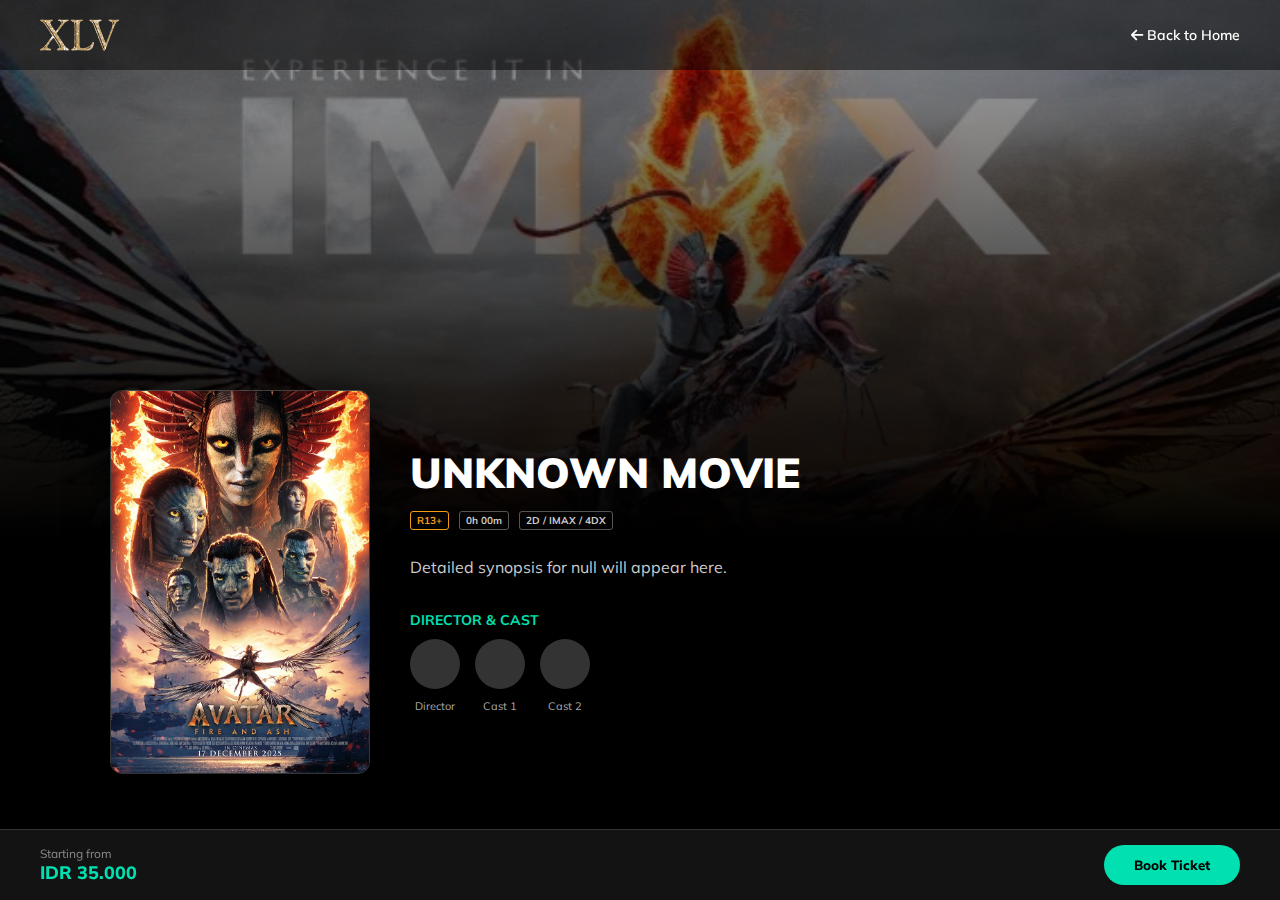
<file: avatar.html>
<!DOCTYPE html>
<html lang="id">
<head>
    <meta charset="UTF-8">
    <meta name="viewport" content="width=device-width, initial-scale=1.0">
    <title>Movie Details - XLV</title>
    <link rel="stylesheet" href="style.css">
    <link rel="preconnect" href="https://fonts.googleapis.com">
    <link rel="preconnect" href="https://fonts.gstatic.com" crossorigin>
    <link href="https://fonts.googleapis.com/css2?family=Mulish:wght@300;400;600;700;800;900&display=swap" rel="stylesheet">
    <link rel="stylesheet" href="https://cdnjs.cloudflare.com/ajax/libs/font-awesome/6.4.0/css/all.min.css">
    
    <style>
        /* Special styles for Details Page */
        .detail-header {
            position: relative; height: 60vh; width: 100%;
            background-size: cover; background-position: center top;
        }
        .detail-overlay {
            position: absolute; top: 0; left: 0; width: 100%; height: 100%;
            background: linear-gradient(to bottom, rgba(0,0,0,0.3) 0%, #000 100%);
        }
        .detail-container {
            max-width: 1100px; margin: -150px auto 50px auto; position: relative; z-index: 10;
            padding: 0 20px; display: flex; gap: 40px; align-items: flex-start;
        }
        .detail-poster {
            width: 260px; border-radius: 12px; box-shadow: 0 10px 40px rgba(0,0,0,0.8);
            border: 1px solid rgba(255,255,255,0.2);
        }
        .detail-info { flex: 1; margin-top: 60px; }
        .detail-title { font-size: 42px; font-weight: 900; line-height: 1.1; margin-bottom: 15px; text-transform: uppercase; }
        .detail-meta { display: flex; gap: 10px; margin-bottom: 25px; }
        .detail-synopsis { font-size: 16px; color: #ccc; line-height: 1.6; margin-bottom: 30px; }
        .cast-section { margin-top: 30px; }
        .cast-title { font-size: 14px; font-weight: 700; color: var(--primary); margin-bottom: 10px; text-transform: uppercase; }
        .cast-row { display: flex; gap: 15px; }
        .cast-item { text-align: center; }
        .cast-img { width: 50px; height: 50px; border-radius: 50%; background: #333; margin-bottom: 5px; }
        .cast-name { font-size: 11px; color: #aaa; }
        
        .sticky-book-bar {
            position: fixed; bottom: 0; left: 0; width: 100%;
            background: rgba(20,20,20,0.95); backdrop-filter: blur(10px);
            border-top: 1px solid #333; padding: 15px 40px;
            display: flex; justify-content: space-between; align-items: center; z-index: 900;
        }
        .price-est { font-size: 12px; color: #888; }
        .price-val { font-size: 18px; font-weight: 800; color: var(--primary); }
    </style>
</head>
<body>

    <nav class="navbar" style="background: rgba(0,0,0,0.5);">
        <div class="nav-left">
            <a href="index.html"><img src="XLV2.png" alt="Back" class="nav-logo-img"></a>
        </div>
        <div class="nav-right">
             <a href="index.html" class="nav-link"><i class="fa-solid fa-arrow-left"></i> Back to Home</a>
        </div>
    </nav>

    <div class="detail-header" id="dHeader">
        <div class="detail-overlay"></div>
    </div>

    <div class="detail-container">
        <img src="" alt="Poster" class="detail-poster" id="dPoster">
        <div class="detail-info">
            <h1 class="detail-title" id="dTitle">Loading...</h1>
            <div class="detail-meta">
                <span class="tag-box warning" id="dRate">R13+</span>
                <span class="tag-box" id="dDur">0h 00m</span>
                <span class="tag-box">2D / IMAX / 4DX</span>
            </div>
            <p class="detail-synopsis" id="dSynop">Synopsis...</p>
            
            <div class="cast-section">
                <div class="cast-title">Director & Cast</div>
                <div class="cast-row">
                    <div class="cast-item"><div class="cast-img"></div><span class="cast-name">Director</span></div>
                    <div class="cast-item"><div class="cast-img"></div><span class="cast-name">Cast 1</span></div>
                    <div class="cast-item"><div class="cast-img"></div><span class="cast-name">Cast 2</span></div>
                </div>
            </div>
        </div>
    </div>

    <div class="sticky-book-bar">
        <div>
            <div class="price-est">Starting from</div>
            <div class="price-val">IDR 35.000</div>
        </div>
        <button class="btn-hero-primary" onclick="alert('Proceed to Seat Selection...')">Book Ticket</button>
    </div>

    <script>
        // Simple script to populate data based on URL Params
        document.addEventListener('DOMContentLoaded', () => {
            const params = new URLSearchParams(window.location.search);
            const title = params.get('title');

            // Data Dummy (Harusnya disamakan dengan script.js atau fetch dari API)
            // Untuk demo ini, saya buat logic sederhana pencocokan gambar
            const db = {
                "AVATAR: FIRE AND ASH": { img: "avatarheader.jpg", poster: "avatar.jpeg", syn: "Jake and Neytiri's family grapples with grief..." },
                "FIVE NIGHTS AT FREDDY'S 2": { img: "fnaf2header.png", poster: "fnaf2.jpg", syn: "One year after the supernatural nightmare..." },
                // Default fallback
                "DEFAULT": { img: "xlv_default_bg.jpg", poster: "xlv_default_poster.jpg", syn: "Movie description not available yet." }
            };

            const data = db[title] || { 
                img: "banneravatar.jpg", // Fallback image
                poster: params.get('poster') || "avatar.jpeg", 
                syn: "Detailed synopsis for " + title + " will appear here." 
            };

            document.getElementById('dTitle').innerText = title || "Unknown Movie";
            document.getElementById('dHeader').style.backgroundImage = `url('${data.img}')`;
            document.getElementById('dPoster').src = data.poster;
            document.getElementById('dSynop').innerText = data.syn;
        });
    </script>
</body>
</html>
</file>
<file: style.css>
/* ================= VARIABLES & RESET ================= */
:root {
    --primary: #00e0b0; /* Hijau Tosca XLV */
    --dark-bg: #000000; /* Solid Black Background */
    --glass-bg: rgba(255, 255, 255, 0.05);
    --glass-border: rgba(255, 255, 255, 0.1);
    --glass-blur: blur(20px);
    --text-main: #ffffff;
    --font-main: 'Mulish', sans-serif;
    
    /* Auth Variables */
    --auth-bg: #1c1c1c;
    --input-bg: #333333;
    --btn-silver: #cccccc;
    --btn-silver-hover: #ffffff;
}

* { margin: 0; padding: 0; box-sizing: border-box; font-family: var(--font-main); }
body { background-color: var(--dark-bg); color: var(--text-main); overflow-x: hidden; min-height: 100vh; }
body.no-scroll { overflow: hidden !important; }

/* ================= NEW LOADING SCREEN (FULL BG) ================= */
.loading-overlay {
    position: fixed; top: 0; left: 0; width: 100%; height: 100%;
    background-color: #000; z-index: 9999;
    display: flex; justify-content: center; align-items: center;
    transition: opacity 1s ease-out, visibility 1s;
    overflow: hidden;
}
.loading-overlay.hidden { opacity: 0; visibility: hidden; pointer-events: none; }

/* Background Image Full */
.loading-bg-full {
    position: absolute;
    top: 0; left: 0; width: 100%; height: 100%;
    background: url('thepremiere.jpg') center center / cover no-repeat;
    z-index: 1;
    opacity: 0;
    animation: bgFadeIn 1.5s ease-out forwards;
}

/* Dark Overlay */
.loading-bg-overlay {
    position: absolute;
    top: 0; left: 0; width: 100%; height: 100%;
    background: rgba(0, 0, 0, 0.7); /* Kegelapan background */
    backdrop-filter: blur(3px);
    z-index: 2;
    opacity: 0;
    animation: overlayFadeIn 1s ease-out forwards 0.3s;
}

/* Content Wrapper (Center) */
.loading-content-v2 {
    position: relative;
    z-index: 3;
    display: flex; flex-direction: column; align-items: center; justify-content: center;
}

/* Logo Animation */
.loading-main-logo {
    width: 150px;
    height: auto;
    opacity: 0;
    transform: translateY(20px);
    animation: logoFadeUp 1s cubic-bezier(0.2, 0.8, 0.2, 1) forwards;
    animation-delay: 0.8s;
}

/* Dots Animation (Below Logo) */
.loading-dots-container {
    display: flex; gap: 8px; margin-top: 20px;
    opacity: 0;
    animation: dotsFadeIn 0.5s ease forwards;
    animation-delay: 1.5s;
}

.l-dot {
    width: 8px; height: 8px;
    background-color: var(--primary);
    border-radius: 50%;
    animation: bounce 1.4s infinite ease-in-out both;
}
.l-dot:nth-child(1) { animation-delay: -0.32s; }
.l-dot:nth-child(2) { animation-delay: -0.16s; }

/* Keyframes */
@keyframes bgFadeIn {
    0% { opacity: 0; transform: scale(1.1); }
    100% { opacity: 1; transform: scale(1); }
}
@keyframes overlayFadeIn { to { opacity: 1; } }
@keyframes logoFadeUp {
    0% { opacity: 0; transform: translateY(30px); }
    100% { opacity: 1; transform: translateY(0); }
}
@keyframes dotsFadeIn { to { opacity: 1; } }
@keyframes bounce {
    0%, 80%, 100% { transform: scale(0); }
    40% { transform: scale(1); }
}


/* Utility */
.glass-panel { background: var(--glass-bg); backdrop-filter: var(--glass-blur); border: 1px solid var(--glass-border); }
.glass-panel-modal {
    background: rgba(20, 20, 25, 0.98); backdrop-filter: blur(25px);
    border: 1px solid rgba(255, 255, 255, 0.15); box-shadow: 0 20px 50px rgba(0,0,0,0.6);
}
.glass-button {
    background: rgba(255, 255, 255, 0.1); border: 1px solid rgba(255, 255, 255, 0.2);
    backdrop-filter: blur(5px); color: white; transition: 0.3s;
}
.glass-button:hover { background: var(--primary); border-color: var(--primary); color: #000; }
.hidden { display: none !important; }

/* ================= NAVBAR ================= */
.navbar { 
    display: flex; justify-content: space-between; align-items: center; 
    padding: 10px 40px; position: fixed; top: 0; left: 0; width: 100%; 
    z-index: 1000; transition: background-color 0.4s ease, padding 0.3s ease; height: 70px; 
    background: transparent;
    border-bottom: none;
    backdrop-filter: none;
}
.navbar.scrolled { 
    background: #000000; 
    height: 65px; 
    border-bottom: 1px solid #333; 
}

.nav-left, .nav-right { display: flex; align-items: center; gap: 20px; }
.nav-logo-img { height: 35px; width: auto; }
.location-pill { padding: 6px 16px; border-radius: 30px; font-size: 13px; font-weight: 700; display: flex; align-items: center; gap: 8px; cursor: pointer; white-space: nowrap; }
.nav-center-clock { position: absolute; left: 50%; top: 50%; transform: translate(-50%, -50%); font-weight: 800; font-size: 16px; letter-spacing: 1px; white-space: nowrap;}
.nav-link { color: white; text-decoration: none; font-weight: 600; font-size: 14px; transition: 0.3s; white-space: nowrap; }
.nav-link:hover { color: var(--primary); }
.btn-register { background: #005f56; color: #fff; padding: 8px 20px; border-radius: 30px; text-decoration: none; font-weight: 700; font-size: 14px; transition: 0.3s; border: 1px solid rgba(255,255,255,0.1); white-space: nowrap; }
.btn-register:hover { background: var(--primary); color: #000; }

/* ================= HERO ================= */
.hero-slider { 
    position: relative; width: 100%; height: 85vh; 
    display: flex; align-items: flex-end; padding-bottom: 80px; 
    overflow: hidden; 
}

.hero-bg-container {
    position: absolute;
    top: 0; left: 0; width: 100%; height: 100%;
    z-index: 0;
}

.hero-bg-slide {
    position: absolute;
    top: 0; left: 0; width: 100%; height: 100%;
    background-size: cover;
    background-position: center top;
    opacity: 0;
    transition: opacity 1.5s ease-in-out;
}
.hero-bg-slide.active { opacity: 1; }

.hero-overlay-gradient { position: absolute; top: 0; left: 0; width: 100%; height: 100%; background: linear-gradient(to bottom, rgba(0,0,0,0.2) 0%, rgba(0,0,0,0.8) 70%, var(--dark-bg) 100%); z-index: 1; pointer-events: none; }

.hero-content { 
    position: relative; z-index: 2; padding-left: 5%; padding-right: 5%; max-width: 700px; 
    animation: fadeInUp 0.8s; transition: opacity 0.5s; 
}
.hero-content.fade-text { opacity: 0; }
@keyframes fadeInUp { from { opacity:0; transform:translateY(20px); } to { opacity:1; transform:translateY(0); } }
.now-showing-badge { color: var(--primary); border: 1px solid var(--primary); padding: 5px 12px; font-size: 11px; font-weight: 800; border-radius: 4px; margin-bottom: 10px; display: inline-block; }
.hero-title { font-size: 48px; font-weight: 900; line-height: 1.1; margin-bottom: 15px; text-transform: uppercase; text-shadow: 0 4px 10px rgba(0,0,0,0.8); }
.hero-meta { display: flex; gap: 10px; margin-bottom: 20px; flex-wrap: wrap; }
.hero-synopsis { font-size: 15px; color: #ddd; line-height: 1.5; margin-bottom: 30px; display: -webkit-box; -webkit-line-clamp: 3; -webkit-box-orient: vertical; overflow: hidden; }
.hero-buttons { display: flex; gap: 15px; flex-wrap: wrap; }

.btn-hero-primary { 
    background: var(--primary); color: #000; border: none; padding: 12px 30px; 
    border-radius: 30px; font-weight: 800; cursor: pointer; transition: 0.3s;
}
.btn-hero-primary:hover { transform: scale(1.05); }

.btn-hero-secondary {
    border-radius: 30px; padding: 12px 30px; font-weight: 800; cursor: pointer;
    background: rgba(255, 255, 255, 0.1); 
    border: 1px solid rgba(255, 255, 255, 0.2);
    backdrop-filter: blur(5px); color: white; transition: 0.3s;
}
.btn-hero-secondary:hover { background: #fff; color: #000; transform: scale(1.05); }

.hero-dots { position: absolute; right: 40px; top: 50%; transform: translateY(-50%); display: flex; flex-direction: column; gap: 10px; z-index: 10; }
.dot { width: 8px; height: 8px; background: rgba(255,255,255,0.3); border-radius: 50%; cursor: pointer; transition: 0.3s; }
.dot.active { height: 25px; background: var(--primary); border-radius: 10px; }

/* Menu */
.quick-menu-section { position: relative; z-index: 5; margin-top: -50px; padding: 0 20px; }
.quick-menu { max-width: 800px; margin: 0 auto; border-radius: 50px; padding: 15px 40px; display: flex; justify-content: space-between; background: rgba(0,0,0,0.6); backdrop-filter: blur(20px); border: 1px solid rgba(255,255,255,0.1); width: 100%; }
.menu-item { display: flex; flex-direction: column; align-items: center; gap: 5px; cursor: pointer; color: #ccc; transition: 0.3s; text-align: center; }
.menu-item:hover { color: #fff; transform: translateY(-3px); }
.icon-circle { font-size: 20px; }
.menu-item span { font-size: 12px; font-weight: 700; }

/* ================= INFINITE SCROLL PROMO ================= */
.promo-section, .content-section { max-width: 1200px; margin: 40px auto; padding: 0 20px; position: relative; }

.slider-container.no-buttons { overflow: hidden; mask-image: linear-gradient(to right, transparent, black 5%, black 95%, transparent); -webkit-mask-image: linear-gradient(to right, transparent, black 5%, black 95%, transparent); }

.promo-track-window { overflow: hidden; width: 100%; border-radius: 15px; white-space: nowrap; } 

@keyframes scrollInfinite {
    0% { transform: translateX(0); }
    100% { transform: translateX(-50%); } 
}

.promo-track.infinite-scroll-untouchable {
    display: flex; gap: 20px; width: max-content;
    animation: scrollInfinite 80s linear infinite; 
    pointer-events: none;
}
.promo-track.infinite-scroll-untouchable:hover {
    animation-play-state: running !important;
}

.promo-card { flex: 0 0 350px; height: 160px; border-radius: 15px; overflow: hidden; cursor: pointer; }
.promo-img { width: 100%; height: 100%; object-fit: cover; transition: 0.3s; }

/* ================= NEW CAROUSEL 3D (NOW PLAYING) ================= */
.carousel-3d-wrapper {
    position: relative;
    width: 100%;
    height: 450px; /* Tinggi area slider */
    display: flex;
    justify-content: center;
    align-items: center;
    perspective: 1000px;
    margin-top: 20px;
    overflow: hidden; /* Fix overflow on mobile */
}

.carousel-container {
    position: relative;
    width: 100%;
    height: 100%;
    display: flex;
    justify-content: center;
    align-items: center;
    transform-style: preserve-3d;
}

.carousel-item {
    position: absolute;
    width: 240px; /* Lebar dasar poster */
    height: 360px; /* Tinggi dasar poster */
    transition: transform 0.5s ease, opacity 0.5s ease, filter 0.5s ease;
    cursor: pointer;
    border-radius: 12px;
    overflow: hidden;
    box-shadow: 0 10px 30px rgba(0,0,0,0.8);
    background: #000;
}

.carousel-item .poster-img {
    width: 100%;
    height: 100%;
    object-fit: cover;
}

.nav-btn {
    position: absolute;
    top: 50%;
    transform: translateY(-50%);
    background: rgba(255,255,255,0.1);
    color: white;
    border: 1px solid rgba(255,255,255,0.2);
    width: 50px;
    height: 50px;
    border-radius: 50%;
    cursor: pointer;
    z-index: 100;
    backdrop-filter: blur(5px);
    transition: 0.3s;
    font-size: 18px;
    display: flex; justify-content: center; align-items: center;
}
.nav-btn:hover { background: var(--primary); color: #000; }
.prev-btn { left: 0; }
.next-btn { right: 0; }


/* ================= GRIDS & CARDS (ADVANCE & COMING SOON) ================= */
.section-header { display: flex; justify-content: space-between; margin-bottom: 20px; align-items: center; flex-wrap: wrap; gap: 10px; }
.section-header h3 { font-size: 22px; font-weight: 800; border-left: 4px solid var(--primary); padding-left: 15px; color: #fff; }
.see-all { color: #ccc; text-decoration: none; font-size: 12px; font-weight: 700; background: rgba(255,255,255,0.1); padding: 5px 12px; border-radius: 20px; }
.see-all:hover { background: #fff; color: #000; }
.movie-card { position: relative; cursor: pointer; transition: 0.3s; }
.movie-card:hover { transform: translateY(-5px); }

.poster-wrapper { 
    border-radius: 12px; 
    overflow: hidden; 
    width: 100%;
    aspect-ratio: 2/3; 
    position: relative; 
    margin-bottom: 10px; 
}
.poster-img { width: 100%; height: 100%; object-fit: cover; }

.rank-badge { position: absolute; top: 10px; right: 10px; background: var(--primary); color: #000; width: 25px; height: 25px; border-radius: 50%; display: flex; align-items: center; justify-content: center; font-weight: 900; font-size: 12px; }
.movie-title { font-weight: 800; font-size: 15px; margin-bottom: 5px; white-space: nowrap; overflow: hidden; text-overflow: ellipsis; color: #fff; }
.tags-group { display: flex; gap: 5px; }
.tag-box { font-size: 10px; padding: 2px 6px; border-radius: 3px; border: 1px solid #555; color: #ccc; font-weight: 700; }
.tag-box.warning { border-color: #f39c12; color: #f39c12; }
.tag-box.danger { border-color: #e74c3c; color: #e74c3c; }
.tag-box.success { border-color: #2ecc71; color: #2ecc71; }

.tag-box.release { 
    border-color: #3498db; 
    color: #3498db; 
    background: rgba(52, 152, 219, 0.1);
}

/* Footer */
.main-footer { border-top: 1px solid #222; margin-top: 80px; padding: 60px 0 40px 0; background: #0a0a0d; }
.footer-partners { display: flex; justify-content: center; align-items: center; gap: 40px; margin-bottom: 40px; padding-bottom: 30px; border-bottom: 1px solid #222; flex-wrap: wrap; }
.partner-logo { height: 35px; opacity: 0.7; transition: 0.3s; filter: grayscale(100%); }
.partner-logo:hover { opacity: 1; filter: grayscale(0%); }
.footer-nav-links { display: flex; justify-content: center; gap: 20px; margin-bottom: 50px; flex-wrap: wrap; text-align: center; }
.footer-nav-links a { color: #fff; text-decoration: none; font-size: 14px; font-weight: 600; text-transform: uppercase; }
.footer-bottom-row { max-width: 1200px; margin: 0 auto; padding: 0 20px; display: flex; justify-content: space-between; align-items: flex-end; flex-wrap: wrap; gap: 20px; }
.footer-left-group { display: flex; flex-direction: column; align-items: flex-start; }
.footer-logo-img { height: 40px; margin-bottom: 10px; }
.copyright-text { font-size: 11px; color: #666; font-weight: 600; }
.footer-right-group { display: flex; gap: 30px; align-items: center; }
.footer-socials-mini { display: flex; gap: 20px; }
.social-icon { color: #aaa; font-size: 20px; transition: 0.3s; }
.social-icon:hover { color: var(--primary); }
.app-buttons-mini { display: flex; gap: 10px; }
.store-badge-mini { height: 35px; opacity: 0.8; cursor: pointer; transition: 0.3s; }

/* ================= MODALS GLOBAL ================= */
.modal-overlay { display: none; position: fixed; top: 0; left: 0; width: 100%; height: 100%; background: rgba(0,0,0,0.85); backdrop-filter: blur(8px); z-index: 1100; pointer-events: all; }
.modal-overlay.show { display: block; }

.modal-center, .cinema-modal, .ticket-modal {
    display: none; 
    position: fixed; top: 50%; left: 50%; 
    transform: translate(-50%, -50%);
    z-index: 2000; border-radius: 16px;
    animation: popupFade 0.3s ease;
}

#trailerModal {
    z-index: 3000 !important; 
}

@keyframes popupFade { from { opacity: 0; transform: translate(-50%, -45%); } to { opacity: 1; transform: translate(-50%, -50%); } }
.modal-center.show, .cinema-modal.show, .ticket-modal.show { display: block; }

/* Modal Sizes */
.modal-center { width: 450px; max-width: 90%; padding: 30px; } 
.cinema-modal, .ticket-modal { width: 900px; max-width: 95%; height: 85vh; padding: 0; background: #111; border: 1px solid #333; box-shadow: 0 20px 60px #000; }

/* Auth Modals Specific */
.auth-modal { background-color: var(--auth-bg) !important; border: 1px solid #333; }
.auth-header-center { text-align: center; margin-bottom: 25px; }
.ntix-brand { font-size: 32px; font-weight: 900; margin-bottom: 5px; color: #fff; letter-spacing: -1px; }
.auth-subtitle { font-size: 14px; color: #ccc; font-weight: 600; }
.auth-header-left { display: flex; align-items: center; gap: 15px; margin-bottom: 25px; }
.auth-header-left h3 { font-size: 20px; font-weight: 700; color: #fff; }
.back-icon { font-size: 18px; color: #fff; cursor: pointer; transition: 0.3s; }
.input-wrapper { margin-bottom: 15px; position: relative; }
.auth-input { width: 100%; background-color: var(--input-bg); border: 1px solid transparent; border-radius: 8px; padding: 12px 15px; font-size: 14px; color: #fff; outline: none; transition: 0.3s; }
.auth-input:focus { border-color: #666; background-color: #3a3a3a; }
.toggle-password { position: absolute; right: 15px; top: 50%; transform: translateY(-50%); color: #777; cursor: pointer; }
.gender-options { display: flex; gap: 30px; }
.input-label { display: block; font-size: 12px; color: #aaa; margin-bottom: 8px; font-weight: 600; }
.radio-container { display: flex; align-items: center; position: relative; padding-left: 30px; cursor: pointer; font-size: 14px; color: #fff; }
.radio-container input { position: absolute; opacity: 0; cursor: pointer; }
.radio-checkmark { position: absolute; top: 0; left: 0; height: 18px; width: 18px; background-color: var(--input-bg); border-radius: 50%; }
.radio-container input:checked ~ .radio-checkmark { background-color: #fff; }
.btn-auth-action { width: 100%; padding: 12px; border-radius: 25px; background-color: var(--btn-silver); color: #000; font-weight: 800; font-size: 15px; border: none; cursor: pointer; margin-top: 10px; transition: 0.3s; }
.btn-auth-action:hover { background-color: var(--btn-silver-hover); }
.auth-footer-links { text-align: center; margin-top: 20px; font-size: 13px; }
.link-forgot { color: var(--primary); text-decoration: none; font-weight: 600; display: block; margin-bottom: 15px; }
.link-create { color: #888; }
.link-create a { color: var(--primary); text-decoration: none; font-weight: 700; margin-left: 3px; }

/* Location Modal */
.modal-header { display: flex; justify-content: space-between; align-items: center; margin-bottom: 20px; border-bottom: 1px solid rgba(255,255,255,0.1); padding-bottom: 15px;}
.close-modal-btn { font-size: 20px; cursor: pointer; color: #aaa; transition: 0.3s; }
.close-modal-btn:hover { color: #fff; }
.search-city-wrapper { margin-bottom: 20px; position: relative; }
.search-city-input { width: 100%; background: rgba(255,255,255,0.05); border: 1px solid rgba(255,255,255,0.1); padding: 12px 12px 12px 40px; border-radius: 10px; color: white; outline: none; font-size: 14px; }
.search-city-wrapper i { position: absolute; left: 15px; top: 50%; transform: translateY(-50%); color: #888; }
.city-grid-container { display: grid; grid-template-columns: 1fr 1fr; gap: 12px; }
.city-btn { background: transparent; border: 1px solid #444; color: #ccc; padding: 12px; border-radius: 8px; cursor: pointer; display: flex; align-items: center; justify-content: center; gap:8px; font-weight: 600; }
.city-btn.active { background: var(--primary); color: #000; border-color: var(--primary); }
.check-icon { display: none; }
.city-btn.active .check-icon { display: inline-block; }

/* Large Modals Content */
.cinema-header-nav { padding: 20px 25px; border-bottom: 1px solid rgba(255,255,255,0.1); display: flex; align-items: center; }
.cinema-close { cursor: pointer; color: #fff; font-size: 18px; }
.cinema-search-bar { padding: 15px 25px; position: relative; border-bottom: 1px solid #222; background: #1a1a1a; }
.cinema-input-search { width: 100%; background: #2a2a2a; border: none; padding: 12px 12px 12px 45px; color: #fff; border-radius: 8px; outline: none; font-size: 14px; }
.cinema-search-bar i { position: absolute; left: 40px; top: 50%; transform: translateY(-50%); color: #666; font-size: 14px; }

.cinema-content, .ticket-content { overflow-y: auto; height: calc(100% - 130px); padding: 0; }
.ticket-content { height: calc(100% - 70px); }

.cinema-list { 
    padding: 20px 0 50px 0; 
}
.cinema-list-item { display: flex; justify-content: space-between; align-items: center; padding: 20px 25px; border-bottom: 1px solid #222; cursor: pointer; transition: 0.2s; }
.cinema-list-item:hover { background: #1a1a1a; }
.cinema-name { font-weight: 700; font-size: 16px; margin-bottom: 6px; color: #fff; display: block; }
.cinema-dist { font-size: 13px; color: #888; font-weight: 400; margin-left: 5px; }
.cinema-logos { display: flex; gap: 10px; margin-top: 5px; align-items: center; }
.cinema-feature-logo { height: 20px; width: auto; object-fit: contain; }
.right-arrow { color: #fff; font-size: 12px; }

/* === TICKET LIST & SEARCH STYLE === */
.ticket-filter-header {
    padding: 20px;
    background: #1a1a1a;
    border-bottom: 1px solid #333;
}
.ticket-search-wrapper {
    position: relative;
    margin-bottom: 15px;
}
.ticket-search-wrapper i {
    position: absolute; left: 15px; top: 50%; transform: translateY(-50%);
    color: #777;
}
.ticket-search-input {
    width: 100%;
    background: #2a2a2a;
    border: 1px solid #444;
    padding: 12px 12px 12px 40px;
    color: #fff;
    border-radius: 8px;
    outline: none;
    font-size: 14px;
}
.ticket-type-tabs {
    display: flex; gap: 10px;
}
.tab-btn {
    flex: 1;
    background: transparent;
    border: 1px solid #444;
    color: #aaa;
    padding: 10px;
    border-radius: 8px;
    cursor: pointer;
    font-weight: 700;
    transition: 0.3s;
}
.tab-btn.active {
    background: var(--primary);
    color: #000;
    border-color: var(--primary);
}

.movie-select-item { 
    display: flex; justify-content: space-between; align-items: center; 
    padding: 16px 20px; border: 1px solid #333; margin: 12px 20px; 
    border-radius: 8px; cursor: pointer; transition: 0.2s; background: #1f1f1f;
}
.movie-select-item:hover { border-color: #666; background: #252525; }
.ms-title { font-weight: 700; font-size: 15px; color: #eee; text-transform: uppercase; letter-spacing: 0.5px; }
.ms-tags { display: flex; gap: 8px; align-items: center; }
.tag-pill { font-size: 10px; font-weight: 800; padding: 3px 6px; border-radius: 3px; border: 1px solid #666; color: #ddd; }
.tag-pill.warn { border-color: #f39c12; color: #f39c12; }
.tag-pill.su { border-color: #2ecc71; color: #2ecc71; }
.tag-pill.dang { border-color: #e74c3c; color: #e74c3c; }
.ticket-content::-webkit-scrollbar { width: 8px; }
.ticket-content::-webkit-scrollbar-track { background: #111; }
.ticket-content::-webkit-scrollbar-thumb { background: #333; border-radius: 4px; }

/* === NEW TICKET MODAL HEADER (STEP 2) === */
.tm-header-container {
    position: relative;
    width: 100%;
    height: 380px; 
    background-size: cover;
    background-position: center;
    background-repeat: no-repeat;
    display: flex;
    align-items: flex-end;
}

.tm-overlay-gradient {
    position: absolute; top: 0; left: 0; width: 100%; height: 100%;
    background: linear-gradient(to top, #111 5%, rgba(17,17,17,0.95) 20%, rgba(17,17,17,0.4) 100%);
    backdrop-filter: blur(5px);
}

.tm-content-flex {
    position: relative; z-index: 2;
    padding: 25px;
    display: flex;
    width: 100%;
    gap: 25px;
    align-items: flex-end;
}

.tm-poster-img {
    width: 160px;
    height: 240px;
    object-fit: cover;
    border-radius: 8px;
    box-shadow: 0 10px 30px rgba(0,0,0,0.5);
    flex-shrink: 0;
}

.tm-details {
    flex-grow: 1;
    color: #fff;
    padding-bottom: 5px;
}

.tm-title-large {
    font-size: 32px;
    font-weight: 900;
    margin-bottom: 10px;
    text-shadow: 0 2px 5px rgba(0,0,0,0.8);
    line-height: 1.1;
}

.tm-meta-row {
    display: flex; gap: 10px; align-items: center; margin-bottom: 15px;
}

.tm-genre-text {
    font-size: 13px; color: #ccc; font-weight: 600;
}

.tm-synopsis-text {
    font-size: 14px; line-height: 1.5; color: #ddd;
    max-width: 90%;
    display: -webkit-box; -webkit-line-clamp: 3; -webkit-box-orient: vertical; overflow: hidden;
    text-shadow: 0 1px 2px rgba(0,0,0,0.8);
}

.tm-action-area {
    min-width: 150px;
    display: flex;
    justify-content: flex-end;
    align-items: flex-end;
    padding-bottom: 5px;
}

.tm-trailer-btn {
    background: transparent;
    color: #fff;
    border: 1px solid rgba(255,255,255,0.4);
    padding: 10px 20px;
    border-radius: 30px;
    font-weight: 700;
    cursor: pointer;
    transition: 0.3s;
    white-space: nowrap;
    backdrop-filter: blur(5px);
}
.tm-trailer-btn:hover {
    background: #fff; color: #000;
}

/* === DATE SELECTOR BAR === */
.date-selector-bar {
    padding: 15px 25px 0 25px;
    background: #111;
}
.date-scroll-container {
    display: flex;
    gap: 10px;
    overflow-x: auto;
    padding-bottom: 10px;
}
.date-scroll-container::-webkit-scrollbar { height: 4px; }
.date-scroll-container::-webkit-scrollbar-thumb { background: #333; border-radius: 2px; }

.date-btn {
    min-width: 70px;
    padding: 10px;
    border-radius: 8px;
    background: #222;
    border: 1px solid #333;
    color: #aaa;
    text-align: center;
    cursor: pointer;
    transition: 0.3s;
    display: flex; flex-direction: column; gap: 2px;
}
.date-btn .d-day { font-size: 11px; font-weight: 600; text-transform: uppercase; }
.date-btn .d-num { font-size: 16px; font-weight: 800; color: #fff; }
.date-btn:hover { border-color: #666; background: #2a2a2a; }
.date-btn.active { background: var(--primary); border-color: var(--primary); color: #000; }
.date-btn.active .d-num { color: #000; }


/* === FILTER BAR === */
.filter-bar {
    display: flex; gap: 10px; align-items: center;
    padding: 15px 25px;
    border-bottom: 1px solid #222;
    background: #151515;
    flex-wrap: wrap; 
}
.filter-label { font-size: 13px; font-weight: 700; color: #888; margin-right: 5px; }
.filter-btn {
    background: #222; border: 1px solid #333; color: #ccc;
    padding: 5px 15px; border-radius: 20px; font-size: 12px; font-weight: 700;
    cursor: pointer; transition: 0.2s; margin-bottom: 5px;
    display: flex; align-items: center; justify-content: center;
    height: 32px; /* Fix height for logos */
}
.filter-btn img {
    height: 16px;
    width: auto;
    filter: brightness(0) invert(0.8); /* Make slightly grey */
}
.filter-btn:hover { border-color: #666; color: #fff; }
.filter-btn:hover img { filter: brightness(0) invert(1); }
.filter-btn.active { background: var(--primary); color: #000; border-color: var(--primary); }
.filter-btn.active img { filter: brightness(0); /* Black logo */ }


.accordion-cinema { border-bottom: 1px solid #222; }
.accordion-header { padding: 20px 25px; cursor: pointer; display: flex; justify-content: space-between; align-items: center; }
.accordion-header:hover { background: #1a1a1a; }
.time-grid-container { display: none; padding: 0 25px 25px 25px; border-top: 1px dashed #333; background: #0e0e0e; }
.accordion-cinema.open .time-grid-container { display: block; animation: slideDown 0.3s; }
.accordion-cinema.open .right-arrow { transform: rotate(90deg); }
.time-grid { display: flex; flex-wrap: wrap; gap: 10px; margin-top: 15px; }
.time-btn { background: #222; color: #fff; border: 1px solid #444; padding: 8px 18px; border-radius: 6px; font-size: 13px; cursor: pointer; font-weight: 600; }
.time-btn:hover { background: var(--primary); color: #000; border-color: var(--primary); }
@keyframes slideDown { from { opacity:0; transform:translateY(-10px); } to { opacity:1; transform:translateY(0); } }

/* === TRAILER MODAL STYLE === */
.trailer-close-wrapper {
    position: absolute;
    top: -40px; 
    right: 0;
    z-index: 2005;
}
.close-trailer-btn {
    font-size: 28px;
    cursor: pointer;
    color: white;
    text-shadow: 0 2px 5px rgba(0,0,0,0.8);
    transition: 0.3s;
}
.close-trailer-btn:hover {
    color: var(--primary);
    transform: scale(1.1);
}

/* =================== STEP 3: SEAT SELECTION STYLE (FIXED LAYOUT) =================== */

/* Container Flex Column untuk Modal Tiket */
#ticketStep3 {
    display: flex;
    flex-direction: column;
    height: 100%; /* Memenuhi tinggi modal */
    overflow: hidden; /* Mencegah double scrollbar */
}

/* Info Bar (Fixed Top) */
.seat-info-bar {
    padding: 15px 25px;
    background: #1a1a1a;
    border-bottom: 1px solid #333;
    display: flex;
    justify-content: space-between;
    align-items: center;
    flex-shrink: 0; /* Tidak boleh mengecil */
}
.seat-info-left {
    display: flex;
    flex-direction: column;
}
.seat-movie-title { font-size: 18px; font-weight: 800; color: #fff; }
.seat-meta-info { display: flex; gap: 8px; }
.format-tag { background: #333; color: #fff; border: 1px solid #555; }

/* Scrollable Area (Flexible Middle) */
.seat-map-scroll-area {
    flex: 1; /* Mengisi ruang yang tersedia di tengah */
    overflow-y: auto; /* Hanya area ini yang di-scroll */
    overflow-x: hidden;
    padding: 30px;
    background: #000;
    display: flex;
    flex-direction: column;
    align-items: center;
    position: relative;
    width: 100%;
    min-height: 0; /* Penting untuk Flexbox agar tidak overflow parent */
}

/* Screen */
.screen-container {
    width: 600px; /* Fixed visual width */
    margin-bottom: 50px;
    position: relative;
    display: flex;
    flex-direction: column;
    align-items: center;
    flex-shrink: 0;
}
.screen-curve {
    width: 100%;
    height: 60px;
    border-top: 6px solid #ccc;
    border-radius: 50% 50% 0 0 / 100% 100% 0 0;
    box-shadow: 0 -15px 30px rgba(255,255,255,0.2);
    margin-bottom: 15px;
    position: relative;
    z-index: 2;
}
.screen-glow {
    position: absolute;
    top: 0; left: 10%; width: 80%; height: 100px;
    background: linear-gradient(to bottom, rgba(255,255,255,0.1) 0%, transparent 100%);
    filter: blur(20px);
    z-index: 1;
}
.screen-logo-container {
    display: flex; flex-direction: column; align-items: center; gap: 5px;
}
.screen-logo { height: 25px; opacity: 0.5; }
.screen-text { font-size: 10px; letter-spacing: 2px; color: #555; font-weight: 700; }

/* Grid Kursi Default (A-J, 1-20) -> 20 kolom */
.seat-grid-container {
    padding-bottom: 30px;
    flex-shrink: 0; /* Agar tidak terkompres */
}
.seat-grid {
    display: grid;
    grid-template-columns: repeat(20, 1fr); 
    gap: 8px; /* Jarak antar kursi */
    row-gap: 12px;
}

/* Gap Lorong Tengah Default: Margin kanan di kursi ke-10 */
.seat-grid .seat-item:nth-child(20n + 10) {
    margin-right: 30px; 
}

/* === PREMIERE LAYOUT STYLE (4 Columns x 4 Rows, Joined Couples) === */
.seat-grid.premiere-mode {
    /* Gunakan max-content agar kolom tidak melar melebihi konten */
    grid-template-columns: repeat(4, max-content);
    gap: 0; 
    column-gap: 2px;
    row-gap: 20px;
    
    /* Center the entire grid block */
    justify-content: center;
}

/* Reset default margin from standard layout */
.seat-grid.premiere-mode .seat-item:nth-child(20n + 10) {
    margin-right: 0; 
}

/* Gap Logic for Middle Aisle */
.seat-grid.premiere-mode .seat-item:nth-child(4n + 2) {
    margin-right: 60px; /* Spacer tengah */
}

/* JOINING LOGIC: Membuat kursi terlihat menyatu */

/* Kursi Bagian Kiri (Kolom 1 & 3) */
.seat-grid.premiere-mode .seat-item:nth-child(4n + 1),
.seat-grid.premiere-mode .seat-item:nth-child(4n + 3) {
    border-top-right-radius: 0;
    border-bottom-right-radius: 0;
    margin-right: 0; /* Nempel ke kanan */
    position: relative;
    z-index: 1;
}

/* Kursi Bagian Kanan (Kolom 2 & 4) */
.seat-grid.premiere-mode .seat-item:nth-child(4n + 2),
.seat-grid.premiere-mode .seat-item:nth-child(4n + 4) {
    border-top-left-radius: 0;
    border-bottom-left-radius: 0;
    margin-left: -2px; /* Menarik sedikit agar benar-benar menyatu */
    position: relative;
    z-index: 1;
}

/* Seat Item Style */
.seat-item {
    width: 25px; height: 25px;
    background: #333;
    border-radius: 4px;
    border-top-left-radius: 8px;
    border-top-right-radius: 8px;
    cursor: pointer;
    transition: 0.2s;
    position: relative;
}
.seat-item:hover { background: #555; }
.seat-item.selected { background: var(--primary); box-shadow: 0 0 10px var(--primary); }
.seat-item.sold { background: #500; cursor: not-allowed; opacity: 0.5; }

/* Seat Item Premiere Style (Lebih Besar & Mewah) */
.seat-grid.premiere-mode .seat-item {
    width: 60px; height: 50px;
    border-radius: 6px;
    border-top-left-radius: 12px;
    border-top-right-radius: 12px;
    background: linear-gradient(to bottom, #444, #222); /* Efek kulit */
    box-shadow: inset 0 2px 5px rgba(255,255,255,0.1);
}
.seat-grid.premiere-mode .seat-item:hover {
    background: linear-gradient(to bottom, #666, #333);
}
.seat-grid.premiere-mode .seat-item.selected {
    background: var(--primary);
    box-shadow: 0 0 15px var(--primary);
}


/* Legend */
.seat-legend {
    display: flex; gap: 20px; margin-top: 20px; flex-shrink: 0;
}
.legend-item { display: flex; align-items: center; gap: 8px; font-size: 12px; color: #aaa; }
.seat-sample { width: 16px; height: 16px; border-radius: 3px; }
.seat-sample.available { background: #333; }
.seat-sample.selected { background: var(--primary); }
.seat-sample.sold { background: #500; }

/* Footer Booking (Fixed Bottom) */
.seat-booking-footer {
    height: 80px;
    background: #111;
    border-top: 1px solid #333;
    display: flex;
    justify-content: space-between;
    align-items: center;
    padding: 0 30px;
    z-index: 10;
    flex-shrink: 0; /* Footer tidak boleh mengecil */
    position: relative; 
    width: 100%;
}
.booking-summary { display: flex; flex-direction: column; }
.seat-count-info { font-size: 12px; color: #888; }
.total-price-info { font-size: 24px; font-weight: 800; color: #fff; }

.btn-checkout {
    background: var(--primary);
    color: #000;
    font-weight: 800;
    padding: 12px 40px;
    border: none;
    border-radius: 30px;
    font-size: 16px;
    cursor: pointer;
    transition: 0.3s;
}
.btn-checkout:hover { transform: scale(1.05); box-shadow: 0 5px 20px rgba(0, 224, 176, 0.4); }


/* ================= MEDIA QUERIES (RESPONSIVENESS) ================= */

/* --- TABLETS & SMALL LAPTOPS (Max 1024px) --- */
@media(max-width: 1024px) {
    .cinema-modal, .ticket-modal { width: 90%; height: 85vh; }
    .promo-card { flex: 0 0 280px; height: 140px; }
    
    .tm-header-container { height: auto; min-height: 350px; }
    .tm-content-flex { align-items: flex-end; }
    
    .hero-title { font-size: 40px; }
    .navbar { padding: 10px 20px; }
}

/* --- MOBILE & TABLET PORTRAIT (Max 768px) --- */
@media(max-width: 768px) {
    /* Navbar Adjustment */
    .navbar { padding: 10px 15px; justify-content: space-between; }
    
    /* Clock Fix */
    .nav-center-clock { 
        display: block; position: absolute; left: 50%; top: 50%;
        transform: translate(-50%, -50%); font-size: 11px; font-weight: 800;
        text-shadow: 0 2px 4px rgba(0,0,0,0.8);
    } 

    .nav-logo-img { height: 20px; }
    .location-pill span { display: none; } 
    .location-pill { padding: 8px; border-radius: 50%; }
    
    .nav-right { gap: 10px; }
    .nav-link { font-size: 12px; }
    .btn-register { padding: 6px 15px; font-size: 12px; }
    #btnPromoTrigger { font-size: 0; } 
    #btnPromoTrigger i { font-size: 16px; margin: 0; }
    
    /* Hero & Menu */
    .hero-slider { height: 80vh; align-items: flex-end; justify-content: center; padding-bottom: 120px; }
    .hero-content { text-align: center; padding: 0 20px; max-width: 100%; display: flex; flex-direction: column; align-items: center; }
    .hero-title { font-size: 32px; margin-bottom: 5px; }
    .hero-buttons { justify-content: center; width: 100%; gap: 10px; }
    .btn-hero-primary, .btn-hero-secondary { padding: 10px 20px; font-size: 13px; width: 45%; display: flex; justify-content: center; align-items: center; gap: 8px; }
    .hero-dots { display: none; }
    .quick-menu-section { margin-top: -30px; padding: 0 10px; }
    .quick-menu { padding: 10px 20px; border-radius: 20px; justify-content: space-around; }
    
    /* Carousel */
    .carousel-3d-wrapper { height: 380px; }
    .carousel-container { zoom: 0.75; } 
    .promo-card { flex: 0 0 220px; height: 110px; }

    /* Modals (Fullscreen) */
    .modal-center { width: 95%; padding: 25px 20px; }
    .cinema-modal, .ticket-modal { width: 100%; height: 100%; max-width: 100%; border: none; border-radius: 0; }
    .cinema-content, .ticket-content { height: calc(100% - 70px); }
    .cinema-header-nav { padding: 15px; }
    
    /* Step 2 Details */
    .tm-header-container { flex-direction: column; height: auto; padding-top: 15px; }
    .tm-content-flex { flex-direction: column; align-items: center; text-align: center; }
    .tm-poster-img { width: 100px; height: 150px; margin-bottom: 10px; }
    .tm-details { width: 100%; }
    .tm-title-large { font-size: 22px; margin-bottom: 5px; }
    .tm-action-area { width: 100%; justify-content: center; margin-top: 8px; }
    .tm-trailer-btn { width: 100%; }
    
    /* Trailer & Footer */
    #trailerModal { width: 100%; background: #000; padding: 0; align-items: center; justify-content: center; }
    #trailerModal.show { display: flex; }
    .trailer-close-wrapper { top: 10px; right: 10px; position: absolute; }
    .footer-partners { flex-direction: row; flex-wrap: wrap; gap: 20px; padding: 0 20px 30px; }
    .footer-bottom-row { flex-direction: column-reverse; align-items: center; text-align: center; padding-bottom: 30px; }
    .footer-right-group { flex-direction: column; gap: 20px; margin-bottom: 20px; }

    /* ========================================================
       PERBAIKAN UTAMA: MODAL STEP 3 (KURSI & CHECKOUT MOBILE)
       ======================================================== */

    /* Container utama Step 3: Pakai Flex agar rapi */
    #ticketStep3 {
        display: flex !important;
        flex-direction: column;
        height: 100%;
        position: relative;
        overflow: hidden; 
    }

    /* HEADER INFO FILM (Tetap di atas) */
    .seat-info-bar {
        flex: 0 0 auto; /* Tinggi fix sesuai konten */
        padding: 10px 15px;
        background: #1a1a1a;
        z-index: 5;
    }
    .seat-movie-title { font-size: 15px; }
    .seat-meta-info { gap: 5px; }

    /* AREA SCROLL KURSI (Tengah) */
    .seat-map-scroll-area {
        flex: 1; /* Mengisi sisa ruang */
        width: 100%;
        overflow-y: auto; /* Bisa di-scroll */
        overflow-x: hidden;
        
        padding: 10px 5px;
        /* Padding bawah SANGAT BESAR agar kursi paling bawah tidak tertutup tombol checkout */
        padding-bottom: 100px !important; 
        
        display: flex; 
        flex-direction: column; 
        align-items: center;
        justify-content: flex-start;
    }

    /* LAYAR BIOSKOP (Kecilkan) */
    .screen-container { width: 260px; margin-bottom: 20px; transform: none; }
    .screen-curve { height: 25px; }
    .screen-text { font-size: 8px; }

    /* GRID KURSI (Sangat Dempet) */
    .seat-grid { 
        gap: 2px; /* Jarak kiri-kanan super rapat */
        row-gap: 5px; 
    }
    
    /* ITEM KURSI REGULER */
    .seat-item { 
        width: 14px; height: 14px; /* Ukuran kecil */
        border-radius: 2px;
        border-top-left-radius: 4px;
        border-top-right-radius: 4px;
    }
    /* Lorong tengah reguler */
    .seat-grid .seat-item:nth-child(20n + 10) { margin-right: 12px; }

    /* ITEM KURSI PREMIERE */
    .seat-grid.premiere-mode .seat-item {
         width: 28px; height: 24px;
    }
    /* Lorong tengah Premiere */
    .seat-grid.premiere-mode .seat-item:nth-child(4n + 2) { margin-right: 15px; }

    /* FOOTER CHECKOUT (MENGAMBANG/FIXED DI BAWAH LAYAR) */
    .seat-booking-footer {
        position: fixed !important; /* Paksa nempel di layar kaca HP */
        bottom: 0; 
        left: 0; 
        width: 100%;
        height: 75px;
        
        z-index: 9999; /* Pastikan di atas segalanya */
        
        background: rgba(15, 15, 15, 0.98); /* Latar belakang gelap pekat */
        border-top: 1px solid #333;
        padding: 0 20px;
        
        display: flex; 
        justify-content: space-between; 
        align-items: center;
        
        box-shadow: 0 -5px 20px rgba(0,0,0,0.8); /* Bayangan agar terlihat mengambang */
    }

    /* Teks Harga & Tombol */
    .booking-summary { display: flex; flex-direction: column; justify-content: center; }
    .seat-count-info { font-size: 11px; color: #aaa; }
    .total-price-info { font-size: 20px; font-weight: 800; color: #fff; }
    
    .btn-checkout { 
        padding: 10px 25px; 
        font-size: 14px; 
        border-radius: 50px;
    }
}

/* --- SMALL MOBILE (iPhone SE, etc) (Max 480px) --- */
@media(max-width: 480px) {
    .hero-title { font-size: 26px; }
    .carousel-container { zoom: 0.6; } 
    
    .city-grid-container { grid-template-columns: 1fr; }
    .gender-options { flex-direction: column; gap: 10px; }
    .btn-register { display: none; } 
    
    /* Extra squeeze untuk layar sangat kecil */
    .seat-grid { gap: 1px; row-gap: 4px; }
    .seat-item { width: 12px; height: 12px; }
    
    /* Footer sedikit lebih kecil */
    .seat-booking-footer { height: 70px; padding: 0 15px; }
    .total-price-info { font-size: 18px; }
}
</file>
